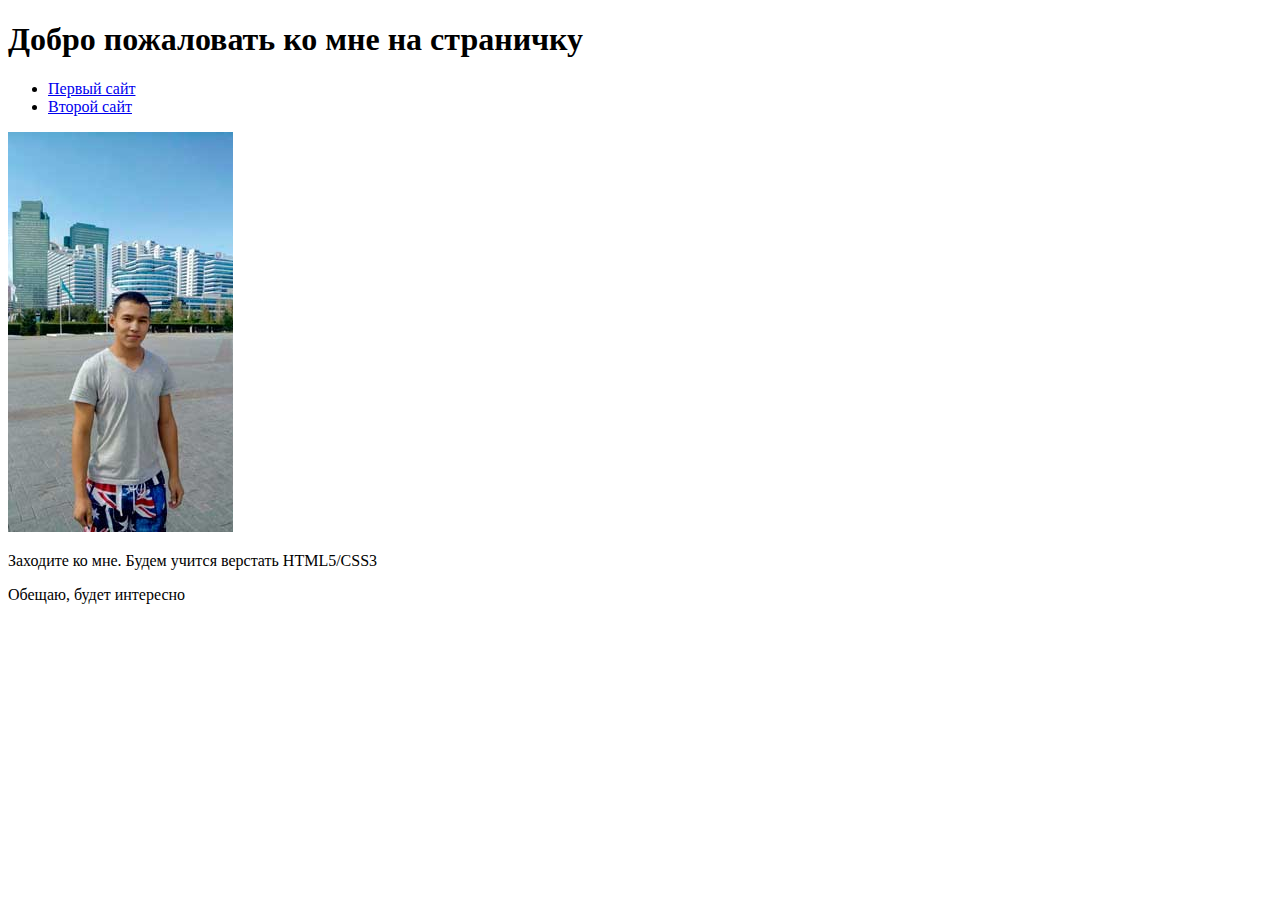
<file: index.html>
<!doctype html>
<html>
    <head>
        <title>Гостевая Мирона</title>
        <meta charset="utf-8">
        <link href="" type="text/css">
    </head>
<body>
    <header>
        <h1>Добро пожаловать ко мне на страничку</h1>
    </header>
    <nav>
    	<ul>
    		<li><a href="0/index.html">Первый сайт</a></li>
    		<li><a href="1/index.html">Второй сайт</a></li>
    	</ul>
    </nav>
    <section>        
        <div id="main">
            <img src="image/I.jpg">
            <p>Заходите ко мне. Будем учится верстать HTML5/CSS3</p>
            <p>Обещаю, будет интересно</p>
        </div>        
    </section>
    </body>
</html>
</file>
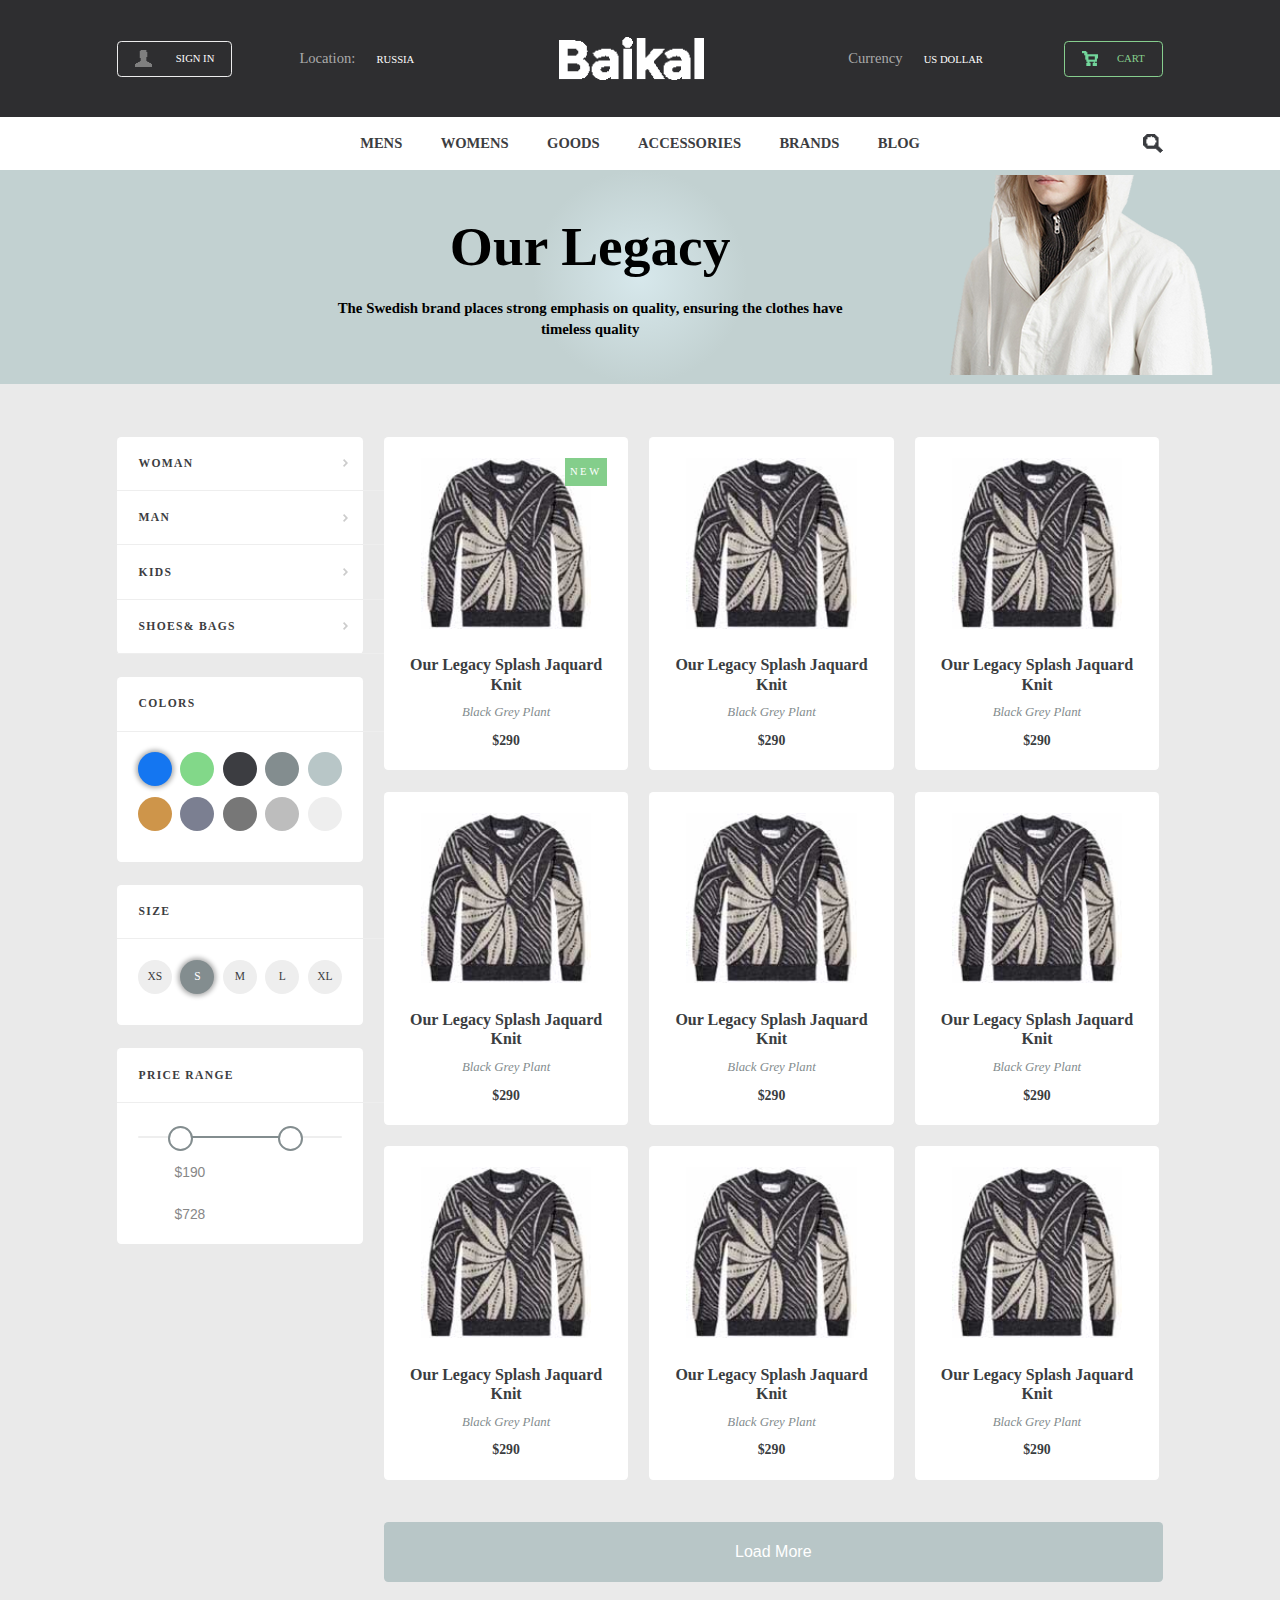
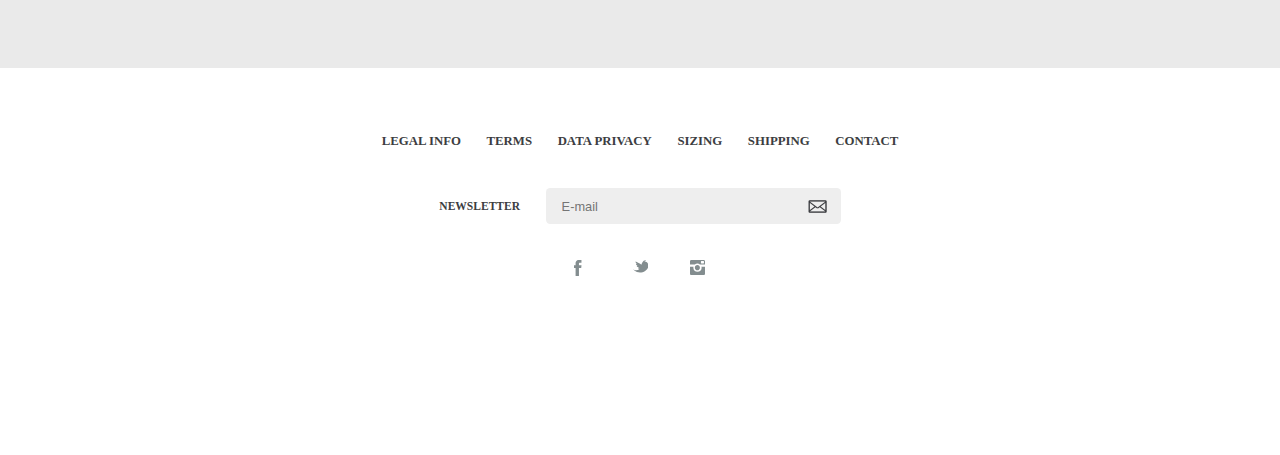
<file: 0/index.html>
<!doctype html>
<html>

<head>
    <title>Baikal</title>
    <meta charset="utf-8">
    <link type="text/css" rel="stylesheet" href="css/main.css">
    <link type="text/css" rel="stylesheet" href="css/jquery-ui.css">
    <script src="https://ajax.googleapis.com/ajax/libs/jquery/2.2.0/jquery.min.js"></script>
    <script src="js/control.js"></script>
    <script src="js/jquery-ui.js"></script>
    <script src="js/jquery-ui.min.js"></script>
</head>

<body>

  <div id="modal">
  	<div id="close_mod">
  		<p>x</p>
  	</div>
  	<div id="content_modal">
  		<form action="">
  			<div class="input">
  				<input type="text" name="login" placeholder="login">
  			</div>
  			<div class="input">
  				<input type="password" name="password" placeholder="password">
  			</div>
  			<button class="submit">SIGN IN</button>
  		</form>
  	</div>
  </div>
  
  <div id="black_fill">
  	
  </div>
  
   <div id="cart_box" class="anime">
   	<div class="title_cart main_flex__nowrap flex__jcontent_between flex__align-items_center">
   		<p>Ваша корзина</p>
   		<svg id="next" xmlns="http://www.w3.org/2000/svg"
 xmlns:xlink="http://www.w3.org/1999/xlink">
 <path fill-rule="evenodd"
 d="M2.647,3.999 L-0.000,6.775 L1.167,8.000 L5.000,3.999 L1.167,-0.000 L-0.000,1.224 L2.647,3.999 L2.647,3.999 Z"/>
		</svg>
   	</div>
   	<div class="content_cart"></div>
   	<button id="order" type="button">Order</button>
   </div>
   
    <header class="dark">
        <div id="top">
            <div class="wrap main_flex__nowrap flex__align-items_center flex__jcontent_between">

                <div class="main_flex__nowrap flex__align-items_center">
                    <div id="sign" class="btn main_flex__nowrap flex__align-items_center flex__jcontent_between anime">
                        <img src="images/icon.png">SIGN IN
                    </div>

                    <div id="location">
                        Location:<span>RUSSIA</span>
                    </div>
                </div>

                <div id="logo">
                    <a href="#"><img src="images/Baikal.png" alt=""></a>
                </div>

                <div class="main_flex__nowrap flex__align-items_center">
                    <div id="currency">
                        Currency<span>US DOLLAR</span>
                    </div>
                    <div id="card" class="btn anime main_flex__nowrap flex__align-items_center flex__jcontent_between">
                        <img src="images/CartIcon.png" alt="">CART
                    </div>
                </div>

            </div>
        </div>

        <div id="menu">
            <div class="wrap main_flex__nowrap flex__jcontent_center flex__align-items_center">

                <nav id="main-nav">
                    <li><a href="#">MENS</a></li>
                    <li><a href="#">WOMENS</a></li>
                    <li><a href="#">GOODS</a></li>
                    <li><a href="#">ACCESSORIES</a></li>
                    <li><a href="#">BRANDS</a></li>
                    <li><a href="#">BLOG</a></li>
                </nav>
                
                <div id="search_panel">
                	<input type="text" placeholder="search">
                </div>
                
                <div id="search-button">
                    <img src="images/SearchIcon.png" alt="">
                </div>

            </div>
        </div>
    </header>

    <div id="brand" class="wrap main_flex flex__jcontent_center flex__align-items_center">
    
		<div class="text">
			<h1>Our Legacy</h1>
   			<h2>The Swedish brand places strong emphasis on quality, ensuring the clothes have timeless quality</h2>
		</div>
   
   		<div class="image">
   			<img src="images/Image.png" alt="">
   		</div>
    </div>

    <main class="wrap main_flex__nowrap flex__jcontent_between flex__align-items_start">

        <div id="left_bar">
        
        	<div id="category" class="box">
        	
        		<div class="list_box">
        			<div class="title_box main_flex__nowrap flex__align-items_center flex__jcontent_between">
        				<p>woman</p>
        				<svg xmlns="http://www.w3.org/2000/svg"
 xmlns:xlink="http://www.w3.org/1999/xlink">
 <path fill-rule="evenodd"
 d="M2.647,3.999 L-0.000,6.775 L1.167,8.000 L5.000,3.999 L1.167,-0.000 L-0.000,1.224 L2.647,3.999 L2.647,3.999 Z"/>
</svg>
        			</div>
        			
        			<div class="list_link">
        				<nav>
        					<li><a href="#">Jackets</a></li>
        					<li><a href="#">Blazers</a></li>
        					<li><a href="#">Suits</a></li>
        					<li><a href="#">Trousers</a></li>
        					<li><a href="#">Jeans</a></li>
        					<li><a href="#">Shirts</a></li>
        				</nav>
        			</div>
        		</div>
        		
        		<div class="list_box">
        			<div class="title_box main_flex__nowrap flex__align-items_center flex__jcontent_between">
        				<p>man</p>
        				<svg xmlns="http://www.w3.org/2000/svg"
 xmlns:xlink="http://www.w3.org/1999/xlink">
 <path fill-rule="evenodd"
 d="M2.647,3.999 L-0.000,6.775 L1.167,8.000 L5.000,3.999 L1.167,-0.000 L-0.000,1.224 L2.647,3.999 L2.647,3.999 Z"/>
</svg>
        			</div>
        			
        			<div class="list_link">
        				<nav>
        					<li><a href="#">Jackets</a></li>
        					<li><a href="#">Blazers</a></li>
        					<li><a href="#">Suits</a></li>
        					<li><a href="#">Trousers</a></li>
        					<li><a href="#">Jeans</a></li>
        					<li><a href="#">Shirts</a></li>
        				</nav>
        			</div>
        		</div>
        		
        		<div class="list_box">
        			<div class="title_box main_flex__nowrap flex__align-items_center flex__jcontent_between">
        				<p>kids</p>
        				<svg xmlns="http://www.w3.org/2000/svg"
 xmlns:xlink="http://www.w3.org/1999/xlink">
 <path fill-rule="evenodd"
 d="M2.647,3.999 L-0.000,6.775 L1.167,8.000 L5.000,3.999 L1.167,-0.000 L-0.000,1.224 L2.647,3.999 L2.647,3.999 Z"/>
</svg>
        			</div>
        			
        			<div class="list_link">
        				<nav>
        					<li><a href="#">Jackets</a></li>
        					<li><a href="#">Blazers</a></li>
        					<li><a href="#">Suits</a></li>
        					<li><a href="#">Trousers</a></li>
        					<li><a href="#">Jeans</a></li>
        					<li><a href="#">Shirts</a></li>
        				</nav>
        			</div>
        		</div>
        		
        		<div class="list_box">
        			<div class="title_box main_flex__nowrap flex__align-items_center flex__jcontent_between">
        				<p>shoes&amp; bags</p>
        				<svg xmlns="http://www.w3.org/2000/svg"
 xmlns:xlink="http://www.w3.org/1999/xlink">
 <path fill-rule="evenodd"
 d="M2.647,3.999 L-0.000,6.775 L1.167,8.000 L5.000,3.999 L1.167,-0.000 L-0.000,1.224 L2.647,3.999 L2.647,3.999 Z"/>
</svg>
        			</div>
        			
        			<div class="list_link">
        				<nav>
        					<li><a href="#">Jackets</a></li>
        					<li><a href="#">Blazers</a></li>
        					<li><a href="#">Suits</a></li>
        					<li><a href="#">Trousers</a></li>
        					<li><a href="#">Jeans</a></li>
        					<li><a href="#">Shirts</a></li>
        				</nav>
        			</div>
        		</div>
        		
        	</div>
        	
        	<div class="filter_box box">
        	
        		<div class="title_filter main_flex__nowrap flex__align-items_center flex__jcontent_start">
        			COLORS
        		</div>
        		
        		<div class="content_filter">
        		
        			<ul class="list_filter  main_flex flex__jcontent_start flex__align-items_start color_list">
        				<li>
        				<input  checked id="color1" type="checkbox">
        				<label style="background-color: #1476f1" for="color1"></label></li>
        				
        				<li>        				
        				<input id="color2" type="checkbox">
        				<label style="background-color: #82d889" for="color2"></label></li>
        				
        				<li>        				
        				<input id="color3" type="checkbox">
        				<label style="background-color: #3c3d41"  for="color3"></label></li>
        				
        				<li>        				
        				<input id="color4" type="checkbox">
        				<label style="background-color: #838d8f" for="color4"></label></li>
        				
        				<li>        				
        				<input id="color5" type="checkbox">
        				<label style="background-color: #b8c6c7" for="color5"></label></li>
        				
        				<li>
        				<label style="background-color: #ce954a" for="color6"></label>
        				<input id="color6" type="checkbox"></li>
        				
        				<li>        				
        				<input id="color7" type="checkbox">
        				<label style="background-color: #7b7f91" for="color7"></label></li>
        				
        				<li>        				
        				<input id="color8" type="checkbox">
        				<label style="background-color: #777777" for="color8"></label></li>
        				
        				<li>       				
        				<input id="color9" type="checkbox">
        				<label style="background-color: #bdbdbd" for="color9"></label></li>
        				
        				<li>       				
        				<input id="color10" type="checkbox">
        				<label style="background-color: #eeeeee" for="color10"></label></li>
        			</ul>
        			
        		</div>
        		
        	</div>
        	
        	<div class="filter_box box">
        	
        		<div class="title_filter main_flex__nowrap flex__align-items_center flex__jcontent_start">
        			SIZE
        		</div>
        		
        		<div class="content_filter">
        		
        			<ul class="list_filter  main_flex flex__jcontent_start flex__align-items_start color_list">
        				<li>
        				<input id="size1" type="checkbox">
        				<label for="size1">XS</label></li>
        				
        				<li>
        				<input checked id="size2" type="checkbox">
        				<label for="size2">S</label></li>
        				
        				<li>
        				<input id="size3" type="checkbox">
        				<label for="size3">M</label></li>
        				
        				<li>
        				<input id="size4" type="checkbox">
        				<label for="size4">L</label></li>
        				
        				<li>
        				<input id="size5" type="checkbox">
        				<label for="size5">XL</label></li>

        			</ul>
        			
        		</div>
        		
        	</div>
        	
        	<div class="filter_box box">
        	
        		<div class="title_filter main_flex__nowrap flex__align-items_center flex__jcontent_start">
        			PRICE RANGE
        		</div>
        		
        		<div class="content_filter">
        		
        			<div id="slider_price">
        			
        				<div class="price_box main_flex__nowrap flex__align-items_center flex__jcontent_between">
        				
        					
        				</div>
        				
        			</div>
        			
        			<input type="text" name="minPrice" value="">
        					
        			<input type="text" name="maxPrice" value="">
        					
        			
        		</div>
        		
        	</div>
        	
        </div>
        

        <div id="right_bar">

            <div class="list_product main_flex flex__jcontent_start flex__align-items_start">

                <a href="#" class="product box main_flex__nowrap flex__align-items_center flex__jcontent_center">
                    <div class="tag">
                        new
                    </div>
                    <div class="img_product">
                        <img src="images/01.jpg" alt="">
                    </div>
                    <h2>Our Legacy Splash Jaquard Knit</h2>
                    <p>Black Grey Plant</p>
                    <p class="price">$290</p>
                </a>

                <a href="#" class="product box main_flex__nowrap flex__align-items_center flex__jcontent_center">
                    <div class="img_product">
                        <img src="images/01.jpg" alt="asd" />
                    </div>
                    <h2>Our Legacy Splash Jaquard Knit</h2>
                    <p>Black Grey Plant</p>
                    <p class="price">$290</p>
                </a>

                <a href="#" class="product box main_flex__nowrap flex__align-items_center flex__jcontent_center">
                    <div class="img_product">
                        <img src="images/01.jpg" alt="asd" />
                    </div>
                    <h2>Our Legacy Splash Jaquard Knit</h2>
                    <p>Black Grey Plant</p>
                    <p class="price">$290</p>
                </a>

                <a href="#" class="product box main_flex__nowrap flex__align-items_center flex__jcontent_center">
                    <div class="img_product">
                        <img src="images/01.jpg" alt="asd" />
                    </div>
                    <h2>Our Legacy Splash Jaquard Knit</h2>
                    <p>Black Grey Plant</p>
                    <p class="price">$290</p>
                </a>

                <a href="#" class="product box main_flex__nowrap flex__align-items_center flex__jcontent_center">
                    <div class="img_product">
                        <img src="images/01.jpg" alt="asd" />
                    </div>
                    <h2>Our Legacy Splash Jaquard Knit</h2>
                    <p>Black Grey Plant</p>
                    <p class="price">$290</p>
                </a>

                <a href="#" class="product box main_flex__nowrap flex__align-items_center flex__jcontent_center">
                    <div class="img_product">
                        <img src="images/01.jpg" alt="asd" />
                    </div>
                    <h2>Our Legacy Splash Jaquard Knit</h2>
                    <p>Black Grey Plant</p>
                    <p class="price">$290</p>
                </a>

                <a href="#" class="product box main_flex__nowrap flex__align-items_center flex__jcontent_center">
                    <div class="img_product">
                        <img src="images/01.jpg" alt="asd" />
                    </div>
                    <h2>Our Legacy Splash Jaquard Knit</h2>
                    <p>Black Grey Plant</p>
                    <p class="price">$290</p>
                </a>

                <a href="#" class="product box main_flex__nowrap flex__align-items_center flex__jcontent_center">
                    <div class="img_product">
                        <img src="images/01.jpg" alt="asd" />
                    </div>
                    <h2>Our Legacy Splash Jaquard Knit</h2>
                    <p>Black Grey Plant</p>
                    <p class="price">$290</p>
                </a>

                <a href="#" class="product box main_flex__nowrap flex__align-items_center flex__jcontent_center">
                    <div class="img_product">
                        <img src="images/01.jpg" alt="asd" />
                    </div>
                    <h2>Our Legacy Splash Jaquard Knit</h2>
                    <p>Black Grey Plant</p>
                    <p class="price">$290</p>
                </a>

            </div>

            <button id="load_more" type="button">
                Load More
            </button>

        </div>

    </main>

	<footer>
	
		<div class="wrap">
		
			<div>
			
				<nav id="footer_nav" class="main_flex__nowrap flex__jcontent_center flex__align-items_center">
					<li><a href="#">LEGAL INFO</a></li>
					<li><a href="#">TERMS</a></li>
					<li><a href="#">DATA PRIVACY</a></li>
					<li><a href="#">SIZING</a></li>
					<li><a href="#">SHIPPING</a></li>
					<li><a href="#">CONTACT</a></li>
				</nav>
				
			</div>
			
			<div id="newsletter" class="main_flex__nowrap flex__jcontent_center flex__align-items_center">
			
				<p>NEWSLETTER</p>
				<input type="text" placeholder="E-mail">
				
			</div>
			
			<div>
				
				<ul id="soc_list" class="main_flex__nowrap flex__jcontent_center flex__align-items_center">
					<li><a href="#" target="_blank">
						<svg 
 xmlns="http://www.w3.org/2000/svg"
 xmlns:xlink="http://www.w3.org/1999/xlink"
 >
<path fill-rule="evenodd"  
 d="M7.505,5.181 L4.949,5.181 L4.949,3.520 C4.949,2.897 5.366,2.751 5.660,2.751 C5.953,2.751 7.463,2.751 7.463,2.751 L7.463,0.010 L4.979,0.000 C2.222,0.000 1.595,2.045 1.595,3.353 L1.595,5.181 L-0.000,5.181 L-0.000,8.006 L1.595,8.006 C1.595,11.632 1.595,16.000 1.595,16.000 L4.949,16.000 C4.949,16.000 4.949,11.588 4.949,8.006 L7.212,8.006 L7.505,5.181 Z"/>
</svg>
					</a></li>
					
					<li><a href="#" target="_blank">
						<svg 
 xmlns="http://www.w3.org/2000/svg"
 xmlns:xlink="http://www.w3.org/1999/xlink"
 >
<path fill-rule="evenodd"  
 d="M14.953,2.280 C14.942,2.275 14.930,2.262 14.919,2.251 C14.264,1.663 13.495,1.382 12.610,1.415 L12.583,1.355 C12.589,1.349 12.594,1.349 12.600,1.349 C13.402,1.173 13.877,0.991 14.019,0.793 C14.068,0.634 14.008,0.545 13.833,0.524 C13.429,0.573 13.058,0.655 12.725,0.782 C13.146,0.524 13.309,0.342 13.216,0.248 C12.802,0.259 12.354,0.463 11.884,0.865 C12.059,0.578 12.125,0.424 12.081,0.396 C11.857,0.545 11.660,0.705 11.492,0.876 C11.136,1.255 10.853,1.608 10.634,1.928 L10.623,1.955 C10.061,2.830 9.668,3.711 9.434,4.609 L9.346,4.676 L9.330,4.691 C8.991,4.284 8.587,3.943 8.102,3.666 C7.529,3.309 6.857,2.968 6.082,2.638 C5.236,2.219 4.379,1.872 3.511,1.603 C3.506,2.533 3.980,3.276 4.925,3.816 L4.925,3.832 C4.592,3.826 4.270,3.876 3.959,3.970 C4.018,4.835 4.657,5.430 5.869,5.759 L5.863,5.776 C5.389,5.749 4.995,5.909 4.690,6.239 C5.088,6.988 5.793,7.345 6.814,7.318 C6.611,7.417 6.453,7.526 6.350,7.648 C6.164,7.836 6.104,8.056 6.164,8.309 C6.382,8.689 6.775,8.865 7.354,8.838 L7.354,8.838 L7.386,8.876 C7.381,8.882 7.376,8.887 7.370,8.893 C6.371,9.884 5.165,10.330 3.751,10.236 L3.729,10.247 C2.867,10.241 1.944,9.845 0.945,9.053 C1.950,10.439 3.282,11.441 4.930,12.070 C6.819,12.670 8.708,12.714 10.591,12.201 L10.623,12.201 C12.452,11.695 14.002,10.654 15.280,9.080 C15.869,8.254 16.240,7.467 16.388,6.712 C17.343,6.745 18.031,6.481 18.457,5.920 L18.446,5.903 C18.129,6.012 17.507,5.980 16.584,5.799 L16.584,5.699 C16.584,5.694 16.584,5.694 16.590,5.699 C17.600,5.589 18.195,5.276 18.386,4.757 C17.681,5.022 16.988,5.027 16.300,4.780 C16.175,3.865 15.728,3.034 14.953,2.280 Z"/>
</svg>
					</a></li>
					
					<li><a href="#" target="_blank">
						<svg 
 xmlns="http://www.w3.org/2000/svg"
 xmlns:xlink="http://www.w3.org/1999/xlink"
 >
<path fill-rule="evenodd"  
 d="M13.661,-0.000 L1.252,-0.000 C0.569,-0.000 0.000,0.613 0.000,1.290 L0.000,4.532 L4.837,4.532 C5.599,3.980 6.406,3.508 7.382,3.508 C8.327,3.508 9.180,3.980 9.927,4.532 L15.000,4.532 L15.000,1.290 C15.000,0.613 14.390,-0.000 13.661,-0.000 L13.661,-0.000 ZM13.978,3.084 C13.978,3.321 13.752,3.520 13.462,3.520 L11.466,3.520 C11.176,3.520 10.933,3.321 10.933,3.084 L10.933,1.452 C10.933,1.215 11.176,1.027 11.466,1.027 L13.462,1.027 C13.752,1.027 13.978,1.215 13.978,1.452 L13.978,3.084 L13.978,3.084 ZM9.927,7.708 C9.927,9.171 8.784,10.363 7.382,10.363 C5.980,10.363 4.837,9.171 4.837,7.708 C4.837,6.245 5.980,5.069 7.382,5.069 C8.784,5.069 9.927,6.245 9.927,7.708 L9.927,7.708 ZM11.268,6.659 C11.612,6.977 11.642,7.311 11.642,7.645 C11.642,9.966 9.788,11.842 7.509,11.842 C5.229,11.842 3.374,9.966 3.374,7.645 C3.374,7.311 3.406,6.977 3.500,6.659 L0.000,6.659 L0.000,13.657 C0.000,14.390 0.569,15.000 1.252,15.000 L13.753,15.000 C14.433,15.000 15.000,14.390 15.000,13.657 L15.000,6.659 L11.268,6.659 L11.268,6.659 Z"/>
</svg>
					</a></li>
				</ul>
				
			</div>
			
		</div>
	</footer>
	
</body>

</html>
</file>
<file: 0/css/main.css>
@charset utf-8; 
html,body,div,span,applet,object,iframe,h1,h2,h3,h4,h5,h6,p,blockquote,pre,a,abbr,acronym,address,big,cite,code,def,dfn,em,font,img,ins,kbd,q,s,samp,small,strike,strong,sub,sup,tt,var,b,u,i,center,dl,dt,dd,ol,ul,li,fieldset,form,label,legend,table,caption,tbody,tfoot,thead,tr,th,td{background: none repeat scroll 0 0 transparent; border: 0 none; font-size: 100%; outline: 0 none; vertical-align: baseline; margin: 0; padding: 0;}
table{border-collapse: collapse; border-spacing: 0;}
address,article,aside,canvas,details,figcaption,figure,footer,header,hgroup,nav,menu,section,summary{display: block;}
a,a:hover,button,button:hover,.small_btn,.btn:hover,anime{-moz-transition:all 200ms linear; -ms-transition:all 200ms linear; -o-transition:all 200ms linear;-webkit-transition:all 200ms linear; transition:all 200ms linear;}
button{cursor: pointer;-webkit-box-sizing:border-box;-moz-box-sizing:border-box;-o-box-sizing:border-box;-ms-box-sizing:border-box;box-sizing:border-box;}


.main_flex{display:flex;display:-webkit-flex;-webkit-flex-flow:row wrap;flex-flow:row wrap}.main_flex__nowrap{display:flex;display:-webkit-flex;-webkit-flex-flow:row nowrap;flex-flow:row nowrap}.flex__jcontent_between{justify-content:space-between;-webkit-justify-content:space-between}.flex__jcontent_start{justify-content:flex-start;-webkit-justify-content:flex-start}.flex__jcontent_end{justify-content:flex-end;-webkit-justify-content:flex-end}.flex__jcontent_center{justify-content:center;-webkit-justify-content:center}.flex__jcontent_around{justify-content:space-around;-webkit-justify-content:space-around}.flex__auto{flex:auto;-webkit-flex:auto;-ms-flex:auto}.flex__align-items_start{align-items:flex-start;-webkit-align-items:flex-start}.flex__align-items_end{align-items:flex-end;-webkit-align-items:flex-end}.flex__align-items_baseline{align-items:baseline;-webkit-align-items:baseline}.flex__align-items_stretch{align-items:stretch;-webkit-align-items:stretch}.flex__align-items_center{align-items:center;-webkit-align-items:center}.flex__align-content_flex-start{align-content:flex-start;-webkit-align-content:flex-start}.flex__align-content_flex-end{align-content:flex-end;-webkit-align-content:flex-end}.flex__align-content_space-between{align-content:space-between;-webkit-align-content:space-between}.flex__align-content_center{align-content:center;-webkit-align-content:center}.flex__align-content_space-around{align-content:space-around;-webkit-align-content:space-around}.flex__align-content_stretch{align-content:stretch;-webkit-align-content:stretch}.flex__flex-grow_01{flex-grow:1;-webkit-flex-grow:1}.flex__flex-grow_02{flex-grow:2;-webkit-flex-grow:2}.flex__flex-grow_03{flex-grow:3;-webkit-flex-grow:3}.flex__flex-grow_04{flex-grow:4;-webkit-flex-grow:4}.w5{width:5%;max-width:5%}.w10{width:10%;max-width:10%}.w15{width:15%;max-width:15%}.w20{width:20%;max-width:20%}.w25{width:25%;max-width:25%}.w30{width:30%;max-width:30%}.w35{width:35%;max-width:35%}.w40{width:40%;max-width:40%}.w45{width:45%;max-width:45%}.w50{width:50%;max-width:50%}.w55{width:55%;max-width:55%}.w60{width:30%;max-width:60%}.w65{width:65%;max-width:65%}.w70{width:70%;max-width:70%}.w75{width:75%;max-width:75%}.w80{width:80%;max-width:80%}.w85{width:85%;max-width:85%}.w90{width:90%;max-width:90%}.w95{width:95%;max-width:95%}.w100{width:100%;max-width:100%}.main_flex__nowrap_reverse {display:flex;display:-webkit-flex;-webkit-flex-flow:row-reverse nowrap;flex-flow:row-reverse nowrap}


body{
    background-color: #eaeaea;
    font-family: fantasy;
    font-size: 1.14vmax;
    line-height: 1.33vmax;
}

.wrap{
    width:81.66vw;
    margin: 0 auto;
    position: relative;
}

.dark{
    background-color: #2e2e30;
    color: #fff;
}

.grey{
    background-color: #838d8f;
    color: #fff;
}

#top{
    width: 100%;
    height: 9.16vmax;
}

#top .wrap, 
#menu .wrap{
    height: inherit;
}

div.btn{
    border-radius: 0.33vw;
    padding: 0.66vw 1.32vw;
    overflow: hidden;
    cursor: pointer;
}

#sign{
    border: 1px solid #ededed;
    color: #fff;
    font-size: 0.83vmax;
}

#sign img{
    height: 1.33vmax;
    width: 1.33vmax;
    margin-right: 1.83vmax;
}

#sign:hover{
    background-color: #ededed;
    color: #2e2e30;
}

#location,
#currency {
    font-family: "PT Serif";
    margin-left: 5.25vmax;
    color: #aaa;
}

#currency {
    margin-left: 0;
    margin-right: 6.33vmax;
}

#location span,
#currency span {
    font-family: Montserrat;
    color: #fff;
    cursor: pointer;
    margin-left: 1.66vmax;
    font-size: 0.83vmax;
}

#logo,
#logo a {
    display: block;
    height: 3.33vmax;
    width: 11.33vmax;
    text-decoration: none;
}

#logo img {
    height:inherit;
    width:inherit;
}

#card {
    border: 1px solid #86ce8e;
    color: #86ce8e;
    font-size: 0.83vmax;
}

#card img {
    height: 1.16vmax;
    width: 1.25vmax;
    margin-right: 1.5vmax;
}

#card:hover {
    background-color: #86ce8e;
    color: #fff;
}

#card:hover img {
    background-color: #1f1f1f;
}

#menu {
    background-color: #fff;
    width: 100%;
    height: 4.16vmax;
}

nav li {
    list-style: none;
}

nav a {
    text-decoration: none;
}

#main-nav,
#main-nav li,
#main-nav a {
    display: flex;
    flex-flow: row nowrap;
    height: inherit;
    align-items: center;
    justify-content: center;
}

#main-nav a {
    padding: 0 1.5vmax;
    color: #3c3d41;
    text-transform: uppercase;
    font-weight: bold;
}

#main-nav a:hover {
    background-color: #3c3d41;
    color: #fff;
}

#search-button img {
    width: 1.5vmax;
    height: 1.5vmax;
}

#search-button{
    position: absolute;
    cursor: pointer;
    right: 0;
    top: calc(50% - 0.75vmax);
}

#brand {
    width: 100%;
    height: 16.66vmax;
    overflow: hidden;
    background-image: -moz-radial-gradient(50% 50%, circle closest-side, rgb(215,232,236) 0%, rgb(194,209,209) 100%);
    background-image: -webkit-radial-gradient(50% 50%, circle closest-side, rgb(215,232,236) 0%, rgb(194,209,209) 100%);
    background-image: -ms-radial-gradient(50% 50%, circle closest-side, rgb(215,232,236) 0%, rgb(194,209,209) 100%);
    background-image: -o-radial-gradient(50% 50%, circle closest-side, rgb(215,232,236) 0%, rgb(194,209,209) 100%);
    text-align: center;
}

.text {
	width: 40vw;
	padding-right: 8vw;
	padding-left: 20.83vw;
}

.text h1 {
	font-size: 4.33vmax;
	font-family: Montserrat;
	font-weight: bold;
	line-height: 5.2vmax;
	text-align: center;
	margin-bottom: 1.33vmax;
}

.text h2 {
	font-size: 1.16vmax;
	line-height: 1.63vmax;
}

.image img {
    min-height: 150%;
	max-width: 100%;
}

main {
    padding-top: 4.16vmax;
    padding-bottom: 6.66vmax;
}

#left_bar {
    width: 19.16vw;
}

#right_bar {
    width: 60.83vw;
}

.box {
    border-radius: 0.33vw;
    background-color: #fff;
}

#load_more {
    border: none;
    width: 100%;
    border-radius: 0.33vw;
    color: #fff;
    background-color:#b8c6c7;
    font-size: 1.25vmax;
    padding-top: 1.66vmax;
    padding-bottom: 1.66vmax;
    margin-top: 1.66vmax;
}

#load_more:hover {
    transform: scale(0.95);
}

.product {
    flex-flow: column nowrap;
    text-decoration: none;
    padding: 1.66vmax 1.66vw;
    width: 15.76vw;//19.19//
    height: 25vmax;
    margin-right: 1.66vw;
    margin-bottom: 1.66vmax;
    position: relative;
}

.product:nth-of-type(3n) {
    margin-right: 0;
}

.product:hover {
    transform: scale(1.05);
}

.img_product {
    width: 100%;
    height: 13.33vmax;
    overflow: hidden;
    text-align: center;
    margin-bottom: 2.08vmax;
}

.img_product img {
    height: 100%;
    width: auto;
}

.product h2 {
    font-size: 1.25vmax;
    line-height: 1.5vmax;
    text-align: center;
    color: #3a3d3f;
    margin-bottom: 0.83vmax;
    font-weight: bold;
}

.product p:first-of-type {
    text-align: center;
    font-style: italic;
    color: #838c8e;
    font-size: 1vmax;
}

.price {
    color: #3a3d3f;
    font-size: 1.08vmax;
    font-weight: bold;
    margin-top: 0.83vmax;
}

.tag {
    background-color: #84ce8b;
    color: #fff;
    padding: 0.41vmax;
    font-size: 0.83vmax;
    text-transform: uppercase;
    position: absolute;
    top: 1.66vmax;
    right: 1.66vmax;
    z-index: 1;
    letter-spacing: 0.2vw;
}

.list_box {
	width: 100%;
}

.title_box, 
.title_filter {
	height: 4.16vmax;
	width: 100%;
	padding: 0 1.66vmax;
	border-bottom: #eee 1px solid;
	cursor: pointer;
}

.open svg {
	fill: #838d8f;
	transform: rotate(90deg);
}

.title_box svg {
	margin-right: 2.77vmax;
	width: 0.41vmax;
	height: 0.66vmax;
	fill: #ccc;
}

.title_box p,
.title_filter {
	font-size: 0.91vmax;
	color:#3c3d41;
	text-transform: uppercase;
	letter-spacing: 0.1vw;
	font-weight: bold;
}

.list_link {
	background-color: #838d8f;
	padding: 0;
	height: 0;
	overflow: hidden;
}

.open {
	height: auto;
	overflow: auto;
	padding: 1.66vmax;
}

.list_link a {
	color: #daddde;
	font-size: 1.08vmax;
	display: block;
	width: 100%;
}

.list_link a:hover {
	color: #fff;
}

.list_link li {
	margin-bottom: 1.25vmaxl
}

.list_link li:last-child {
	margin-bottom: 0;
}

.content_filter {
	padding: 1.6vmax;
}

.title_filter {
	margin-top: 1.83vmax;
}


.list_filter label {
	display: flex;
	flex-flow: row nowrap;
	justify-content: center;
	align-items: center;
	width: 2.66vmax;
	height: 2.66vmax;
	border-radius: 2.66vmax;
	background-color: #eee;
	cursor: pointer;
	color: #3c3d41;
	font-size: 0.9vmax;
}

.list_filter li {
	list-style: none;
	margin-right: 0.66vw;
	margin-bottom: 0.83vmax;
}

.list_filter li:nth-of-type(5n){
	margin-right: 0;
}

.list_filter input[type="checkbox"] {
	display: none;
}

.color_list input[type="checkbox"]:checked + label {
	box-shadow: 0 0 5px 2px #ababab;
}

input[type="checkbox"]:checked + label {
	background-color: #838d8f;
	color: #fff;
}

.price_box {
	margin-top: 1vmax;
}

.content_filter input {
	padding-top: 2vmax;
	border: none;
	font-size: 1.08vmax;
	color: #878787;
	text-align: center;
	width: 49%;
}

.content_filter input:focus,
#newsletter input:focus {
	border: none;
	outline: none;
}

footer {
	width: 100%;
	min-height: 20.25vmax;
	background-color: #fff;
	padding-top: 5vmax;
	padding-bottom: 5vmax;
}

#footer_nav a {
	text-transform: uppercase;
	color: #3c3d41;
	font-weight: bold;
	font-size: 1vmax;
	margin-right: 2vmax;
}

#footer_nav li:last-of-type a {
	margin-right: 0;
}

#footer_nav a:hover {
	text-decoration: underline;
}

#footer_nav {
	margin-bottom: 3vmax;
}

#newsletter p {
	color: #3c3d41;
	font-size: 0.9vmax;
	font-weight: bold;
	margin-right: 2vmax;
}

#newsletter input {
	border: none;
	height: 2.66vmax;
	width: 18.8vmax;
	background-color: #eee;
	color: #878787;
	font-size: 1vmax;
	padding-left: 1.25vmax;
	padding-right: 3vmax;
	background-image: url(../images/MailIcon.png);
	background-repeat: no-repeat;
	background-position: 95% 50%;
	border-radius: 0.33vw;
}

#soc_list li {
	list-style: none;
	margin-right: 3.25vmax;
}

#soc_list li:last-of-type {
	margin-right: 0;
}

#soc_list svg {
	height: 1.25vmax;
	fill: #838d8f;
	width: 1.25vmax;
}

#soc_list {
	margin-top: 2.8vmax;
}

#cart_box {
	position: fixed;
	right: 0;
	top: 0;
	z-index: 100;
	height: 100vh;
	background-color: #fff;
	width: 35vw;
	box-shadow: -3px 2px 9px rbga(88,88,88,0.52);
	transform: translateX(100%);
}
#cart_box.open {
	transform: translate(0);
}

.title_cart {
	background-color: #86ce8e;
	width: 100%;
	height: 4vmax;
	padding: 1vmax;
	color: #fff;
	fill:#fff;
}

#next {
	transform: rotate(0deg);
	width: 2vmax;
	height: 2vmax;
}

#order,
.submit {
	position: absolute;
	bottom: 0;
	left: 0;
	width: 100%;
	height: 4vmax;
	color: #fff;
	border: none;
	background-color: rgba(29,132,180,1.0);
	font-size: 1.1vmax;
	text-transform: uppercase;
}

.submit {
	border-radius: 0.33vmax;
	width: 87.5%;
	left: 1.5vw;
	height: 3vmax;
}

#black_fill {
	position: fixed;
	width: 100%;
	height: 100vh;
	background-color: rgba(0,0,0,0.7);
	z-index: 101;
	left: 0;
	top: 0;
	display: none;
}

#modal {
	position: fixed;
	z-index: 102;
	top: 15vh;
	width: 30vw;
	display: none;
	left: calc(50% - 15vw);
}

#modal.open, #black_fill.open {
	display: block !important;
}

#content_modal {
	background: #fff;
	border-radius: 0.33vmax;
	padding: 1vw;
	width: 90%;
	overflow: hidden;
}

#close_mod {
	width: 1.5vmax;
	position: absolute;
	height: 1.5vmax;
	top: -3max;
	right: 3vmax;
	cursor: pointer;
	color: #000;
	font-size: 2vmax;
}

.input {
	width: 100%;
	margin-bottom: 1vmax;
}

.input input {
	width: 100%;
	height: 3vmax;
	border: 1px solid #ccc;
	text-align: center;
	font-size: 1.1vmax;
	border-radius: 0.33vmax;
}

#search_panel {
	position: absolute;
	z-index: 5;
	height: inherit;
	background-color: #fff;
	padding: 1vmax;
	top: 0;
	left: 0;
	width: 95%;
	display: none;
}

#search_panel.open {
	display: block !important;
}

#search_panel input {
	width: 98%;
	border: 1px solid #a5b3b3;
	height: 2.16vmax;
	padding-left: 1vmax;
}
</file>
